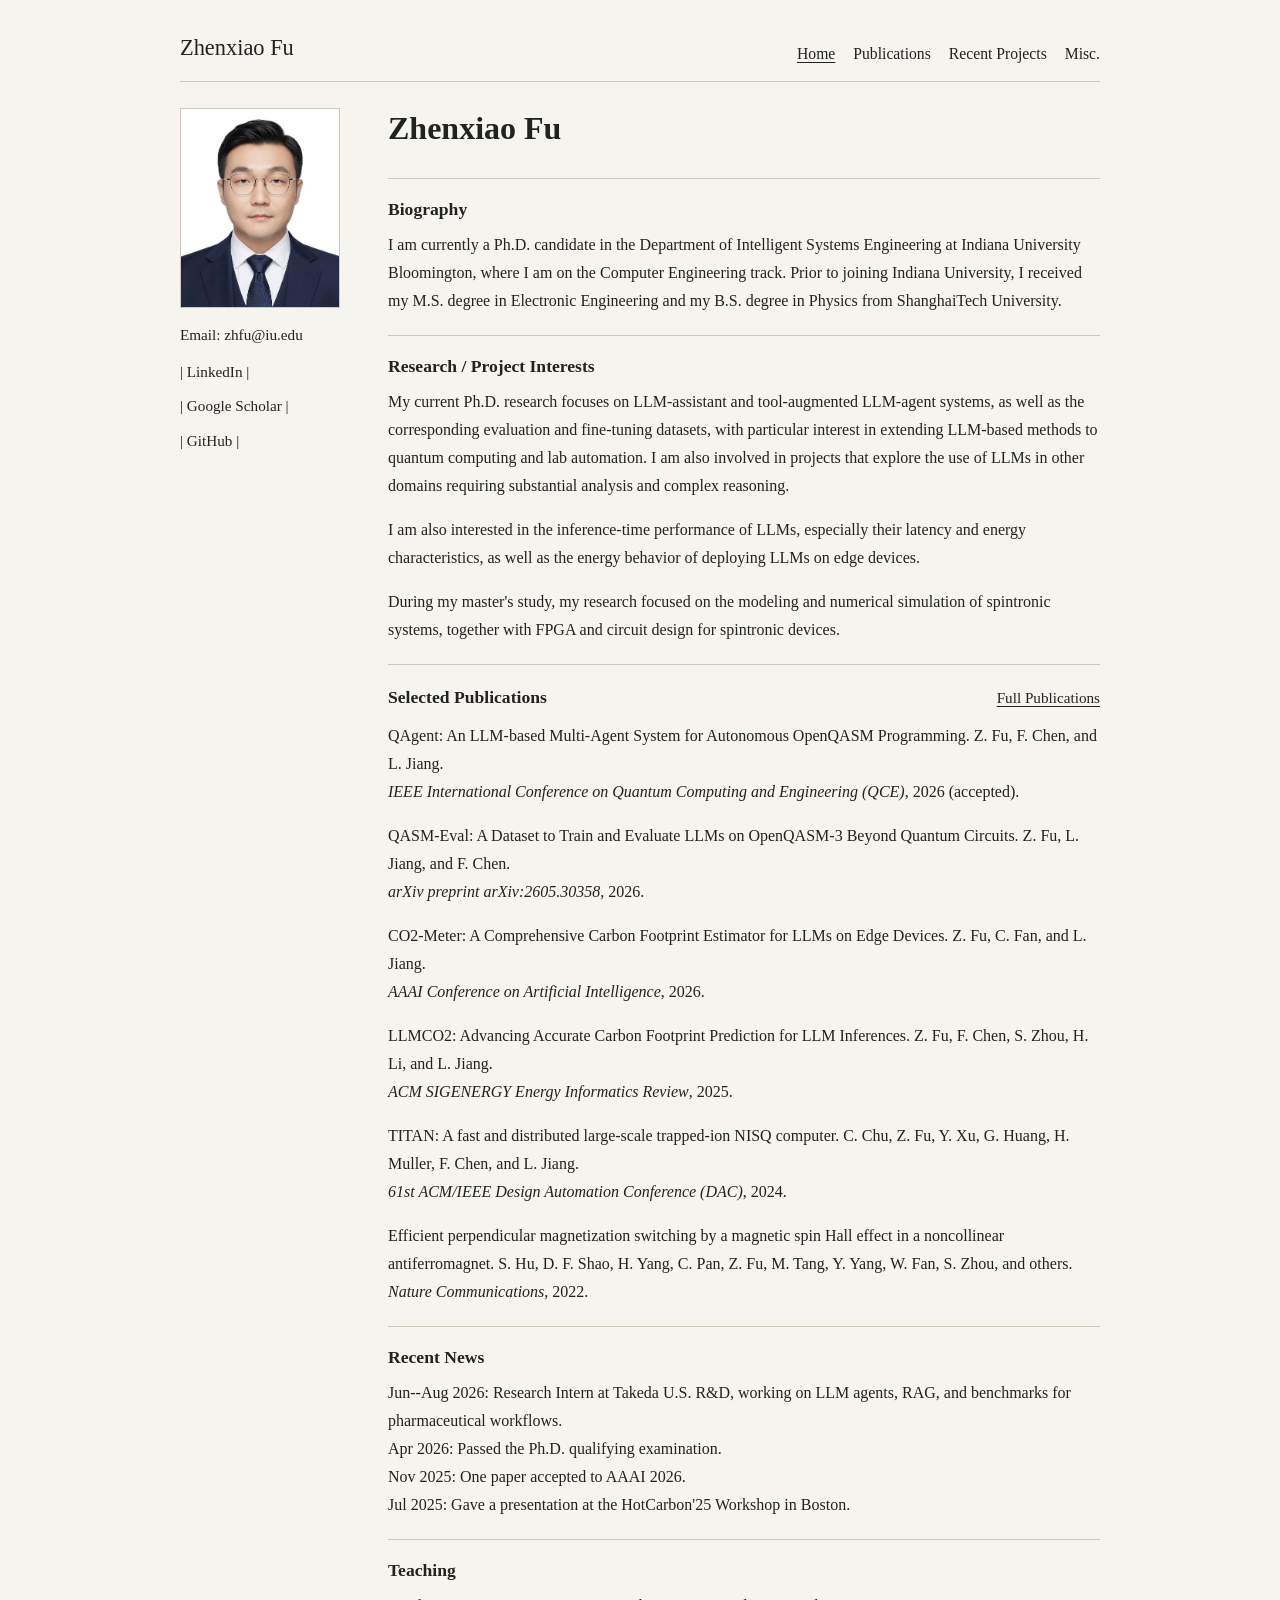
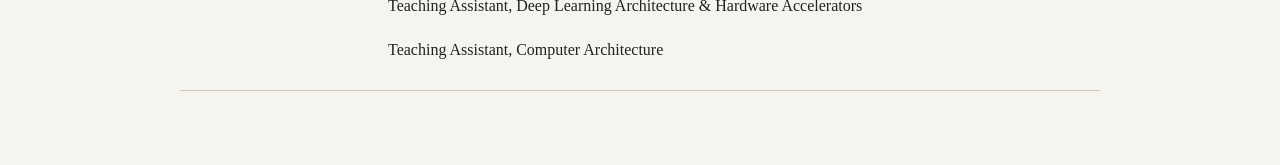
<file: index.html>
<!DOCTYPE html>
<html lang="en">
  <head>
    <meta charset="UTF-8" />
    <meta name="viewport" content="width=device-width, initial-scale=1.0" />
    <title>Zhenxiao Fu</title>
    <meta
      name="description"
      content="Minimal academic personal homepage."
    />
    <link rel="stylesheet" href="styles.css" />
  </head>
  <body>
    <div class="site">
      <header class="site-header">
        <a class="site-title" href="index.html">Zhenxiao Fu</a>
        <nav class="site-nav" aria-label="Primary">
          <a href="index.html" aria-current="page">Home</a>
          <a href="publications.html">Publications</a>
          <a href="projects.html">Recent Projects</a>
          <a href="misc.html">Misc.</a>
        </nav>
      </header>

      <main class="section">
        <div class="home-grid">
          <aside class="photo-column">
            <img
              class="profile-photo"
              src="figs/不神秘5.jpeg"
              alt="Portrait of Zhenxiao Fu"
            />
            <div class="profile-links">
              <p class="profile-email">Email: zhfu@iu.edu</p>
              <a
                href="https://www.linkedin.com/in/zhenxiao-fu-451113296/"
                class="profile-link-pill"
                target="_blank"
                rel="noopener noreferrer"
              >LinkedIn</a>
              <a
                href="https://scholar.google.com/citations?user=4xBmO2kAAAAJ&hl=en"
                class="profile-link-pill"
                target="_blank"
                rel="noopener noreferrer"
              >Google Scholar</a>
              <a
                href="https://github.com/fuzhenxiao/"
                class="profile-link-pill"
                target="_blank"
                rel="noopener noreferrer"
              >GitHub</a>
            </div>
          </aside>

          <div class="content-column">
            <section class="text-block">
              <h1>Zhenxiao Fu</h1>
            </section>

            <section class="text-block">
              <h2>Biography</h2>
              <p>
                I am currently a Ph.D. candidate in the Department of Intelligent
                Systems Engineering at Indiana University Bloomington, where I
                am on the Computer Engineering track. Prior to joining Indiana
                University, I received my M.S. degree in Electronic Engineering
                and my B.S. degree in Physics from ShanghaiTech University.
              </p>
            </section>

            <section class="text-block">
              <h2>Research / Project Interests</h2>
              <p>
                My current Ph.D. research focuses on LLM-assistant and
                tool-augmented LLM-agent systems, as well as the corresponding
                evaluation and fine-tuning datasets, with particular interest in
                extending LLM-based methods to quantum computing and lab
                automation. I am also involved in projects that explore the use of
                LLMs in other domains requiring substantial analysis and complex
                reasoning.
              </p>
              <p class="spaced-paragraph">
                I am also interested in the inference-time performance of LLMs,
                especially their latency and energy characteristics, as well as
                the energy behavior of deploying LLMs on edge devices.
              </p>
              <p class="spaced-paragraph">
                During my master's study, my research focused on the modeling
                and numerical simulation of spintronic systems, together with
                FPGA and circuit design for spintronic devices.
              </p>
            </section>

            <section class="text-block">
              <div class="section-heading">
                <h2>Selected Publications</h2>
                <a href="publications.html">Full Publications</a>
              </div>
              <p>
                QAgent: An LLM-based Multi-Agent System for Autonomous OpenQASM Programming.
                Z. Fu, F. Chen, and L. Jiang.<br />
                <em>IEEE International Conference on Quantum Computing and Engineering (QCE)</em>, 2026 (accepted).
              </p>
              <p class="spaced-paragraph">
                QASM-Eval: A Dataset to Train and Evaluate LLMs on OpenQASM-3 Beyond Quantum Circuits.
                Z. Fu, L. Jiang, and F. Chen.<br />
                <em>arXiv preprint arXiv:2605.30358</em>, 2026.
              </p>
              <p class="spaced-paragraph">
                CO2-Meter: A Comprehensive Carbon Footprint Estimator for LLMs on Edge Devices.
                Z. Fu, C. Fan, and L. Jiang.<br />
                <em>AAAI Conference on Artificial Intelligence</em>, 2026.
              </p>
              <p class="spaced-paragraph">
                LLMCO2: Advancing Accurate Carbon Footprint Prediction for LLM Inferences.
                Z. Fu, F. Chen, S. Zhou, H. Li, and L. Jiang.<br />
                <em>ACM SIGENERGY Energy Informatics Review</em>, 2025.
              </p>
              <p class="spaced-paragraph">
                TITAN: A fast and distributed large-scale trapped-ion NISQ computer.
                C. Chu, Z. Fu, Y. Xu, G. Huang, H. Muller, F. Chen, and L. Jiang.<br />
                <em>61st ACM/IEEE Design Automation Conference (DAC)</em>, 2024.
              </p>
              <p class="spaced-paragraph">
                Efficient perpendicular magnetization switching by a magnetic spin Hall effect in a noncollinear antiferromagnet.
                S. Hu, D. F. Shao, H. Yang, C. Pan, Z. Fu, M. Tang, Y. Yang, W. Fan, S. Zhou, and others.<br />
                <em>Nature Communications</em>, 2022.
              </p>
            </section>

            <section class="text-block">
              <h2>Recent News</h2>
              <p>
                Jun--Aug 2026: Research Intern at Takeda U.S. R&amp;D, working on LLM agents, RAG, and benchmarks for pharmaceutical workflows.<br />
                Apr 2026: Passed the Ph.D. qualifying examination.<br />
                Nov 2025: One paper accepted to AAAI 2026.<br />
                Jul 2025: Gave a presentation at the HotCarbon'25 Workshop in Boston.
              </p>
            </section>

            <section class="text-block">
              <h2>Teaching</h2>
              <p>
                Teaching Assistant, Deep Learning Architecture &amp; Hardware Accelerators
              </p>
              <p class="spaced-paragraph">
                Teaching Assistant, Computer Architecture
              </p>
            </section>
          </div>
        </div>
      </main>


      <div class="visitor-map">
        <script
          type="text/javascript"
          id="mapmyvisitors"
          src="//mapmyvisitors.com/map.js?d=ItuX2UWrCDch59rBP22GbxZXMTJtLNoC8rT4IF0FkDU&cl=ffffff&w=160"
        ></script>
      </div>

    </div>
  </body>
</html>
</file>
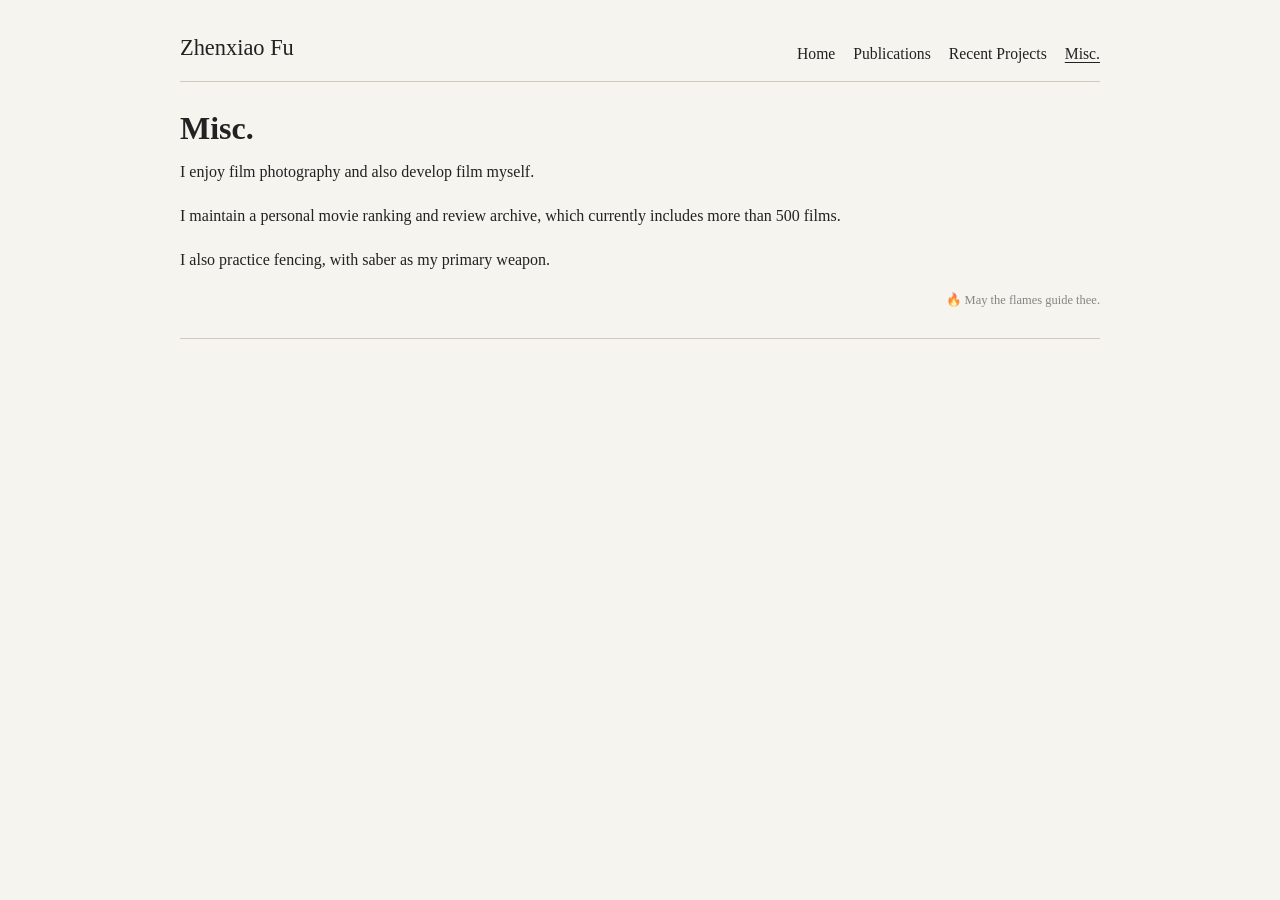
<file: misc.html>
<!DOCTYPE html>
<html lang="en">
  <head>
    <meta charset="UTF-8" />
    <meta name="viewport" content="width=device-width, initial-scale=1.0" />
    <title>Misc. | Zhenxiao Fu</title>
    <meta name="description" content="Miscellaneous page for Zhenxiao Fu." />
    <link rel="stylesheet" href="styles.css" />
  </head>
  <body>
    <div class="site">
      <header class="site-header">
        <a class="site-title" href="index.html">Zhenxiao Fu</a>
        <nav class="site-nav" aria-label="Primary">
          <a href="index.html">Home</a>
          <a href="publications.html">Publications</a>
          <a href="projects.html">Recent Projects</a>
          <a href="misc.html" aria-current="page">Misc.</a>
        </nav>
      </header>

      <main class="section">
        <div class="single-column">
          <h1>Misc.</h1>
          <p>
            I enjoy film photography and also develop film myself.
          </p>
          <p>
            I maintain a personal movie ranking and review archive, which
            currently includes more than 500 films.
          </p>
          <p>
            I also practice fencing, with saber as my primary weapon.
          </p>
          <p class="misc-quote">&#x1F525; May the flames guide thee.</p>
        </div>
      </main>
    </div>
  </body>
</html>
</file>
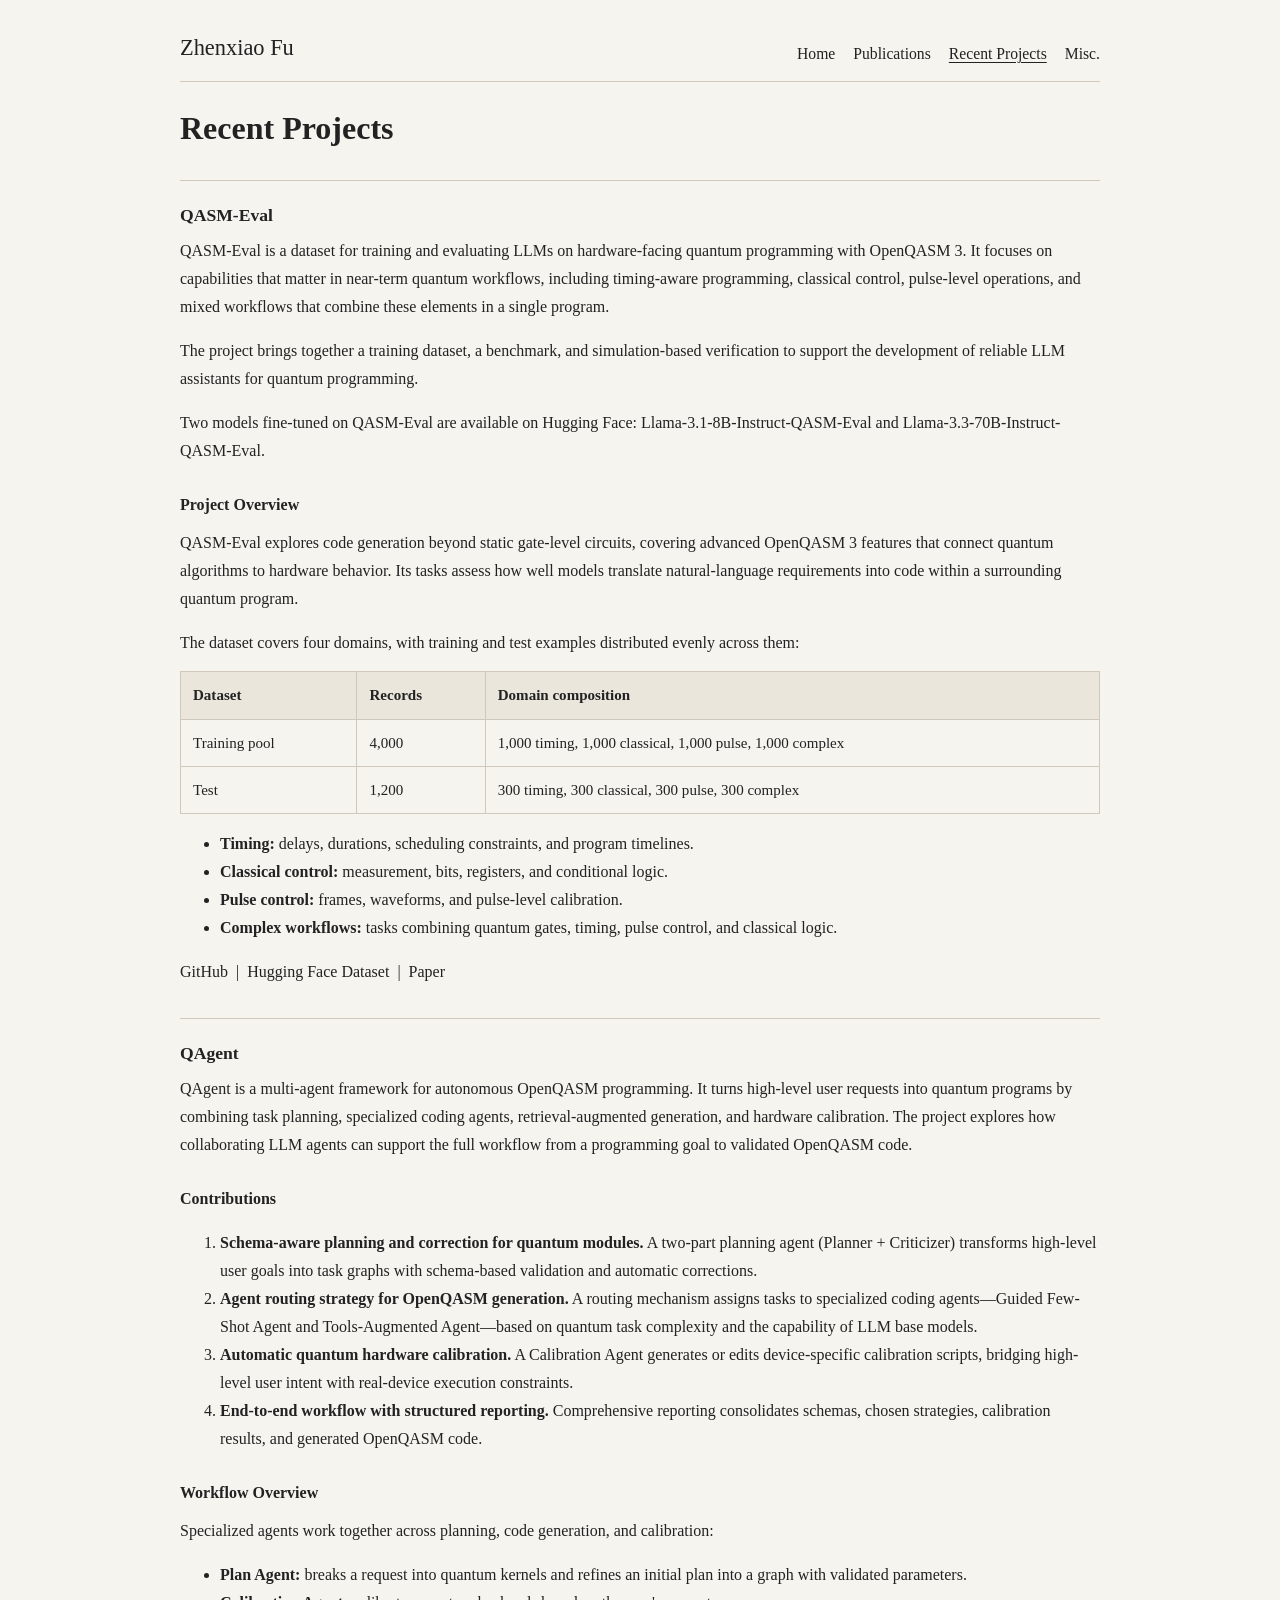
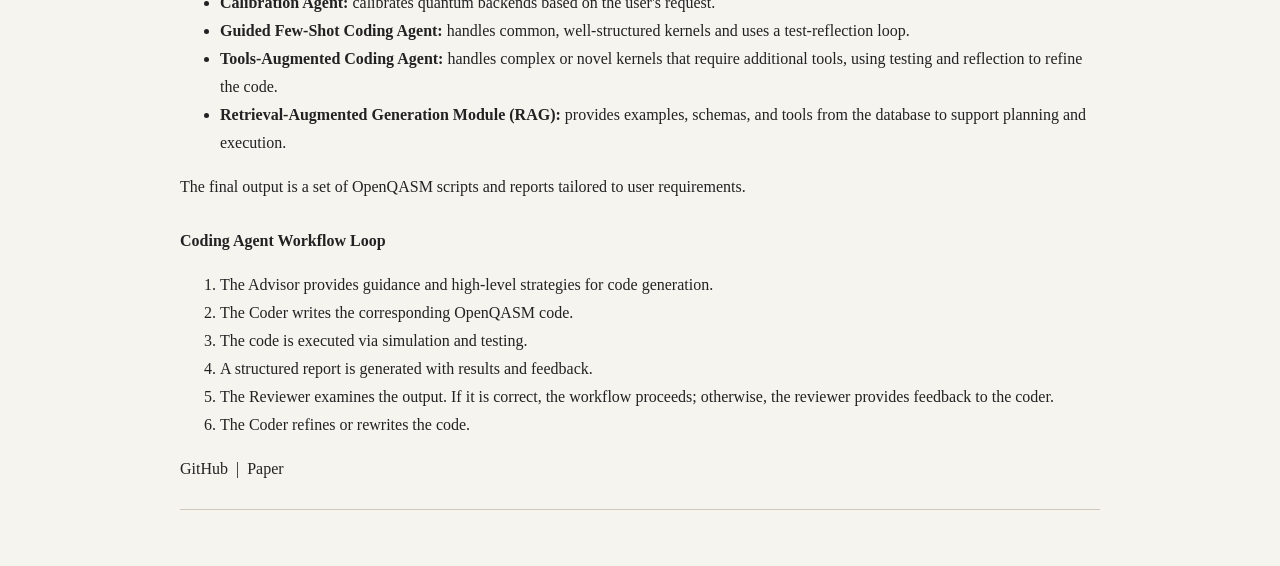
<file: projects.html>
<!DOCTYPE html>
<html lang="en">
  <head>
    <meta charset="UTF-8" />
    <meta name="viewport" content="width=device-width, initial-scale=1.0" />
    <title>Recent Projects | Zhenxiao Fu</title>
    <meta name="description" content="Recent projects by Zhenxiao Fu." />
    <link rel="stylesheet" href="styles.css" />
  </head>
  <body>
    <div class="site">
      <header class="site-header">
        <a class="site-title" href="index.html">Zhenxiao Fu</a>
        <nav class="site-nav" aria-label="Primary">
          <a href="index.html">Home</a>
          <a href="publications.html">Publications</a>
          <a href="projects.html" aria-current="page">Recent Projects</a>
          <a href="misc.html">Misc.</a>
        </nav>
      </header>

      <main class="section">
        <div class="single-column">
          <h1>Recent Projects</h1>
          <h2 class="project-heading">QASM-Eval</h2>
          <p>
            QASM-Eval is a dataset for training and evaluating LLMs on
            hardware-facing quantum programming with OpenQASM 3. It focuses on capabilities
            that matter in near-term quantum workflows, including timing-aware
            programming, classical control, pulse-level operations, and mixed
            workflows that combine these elements in a single program.
          </p>
          <p class="spaced-paragraph">
            The project brings together a training dataset, a benchmark, and
            simulation-based verification to support the development of reliable
            LLM assistants for quantum programming.
          </p>
          <p class="spaced-paragraph">
            Two models fine-tuned on QASM-Eval are available on Hugging Face:
            <a href="https://huggingface.co/AnonymousORG01/Llama-3.1-8B-Instruct-QASM-Eval" target="_blank" rel="noopener noreferrer">Llama-3.1-8B-Instruct-QASM-Eval</a>
            and
            <a href="https://huggingface.co/AnonymousORG01/Llama-3.3-70B-Instruct-QASM-Eval" target="_blank" rel="noopener noreferrer">Llama-3.3-70B-Instruct-QASM-Eval</a>.
          </p>
          <h3>Project Overview</h3>
          <p>
            QASM-Eval explores code generation beyond static gate-level circuits,
            covering advanced OpenQASM 3 features that connect quantum algorithms
            to hardware behavior. Its tasks assess how well models translate
            natural-language requirements into code within a surrounding quantum
            program.
          </p>
          <p class="spaced-paragraph">
            The dataset covers four domains, with training and test examples
            distributed evenly across them:
          </p>
          <table class="readme-table">
            <thead>
              <tr>
                <th>Dataset</th>
                <th>Records</th>
                <th>Domain composition</th>
              </tr>
            </thead>
            <tbody>
              <tr>
                <td>Training pool</td>
                <td>4,000</td>
                <td>1,000 timing, 1,000 classical, 1,000 pulse, 1,000 complex</td>
              </tr>
              <tr>
                <td>Test</td>
                <td>1,200</td>
                <td>300 timing, 300 classical, 300 pulse, 300 complex</td>
              </tr>
            </tbody>
          </table>
          <ul>
            <li><strong>Timing:</strong> delays, durations, scheduling constraints, and program timelines.</li>
            <li><strong>Classical control:</strong> measurement, bits, registers, and conditional logic.</li>
            <li><strong>Pulse control:</strong> frames, waveforms, and pulse-level calibration.</li>
            <li><strong>Complex workflows:</strong> tasks combining quantum gates, timing, pulse control, and classical logic.</li>
          </ul>
          <p class="spaced-paragraph">
            <a
              href="https://github.com/fuzhenxiao/QASM-Eval"
              target="_blank"
              rel="noopener noreferrer"
            >GitHub</a>
            &nbsp;|&nbsp;
            <a
              href="https://huggingface.co/datasets/AnonymousORG01/QASM-Eval"
              target="_blank"
              rel="noopener noreferrer"
            >Hugging Face Dataset</a>
            &nbsp;|&nbsp;
            <a
              href="https://arxiv.org/abs/2605.30358"
              target="_blank"
              rel="noopener noreferrer"
            >Paper</a>
          </p>

          <h2 class="project-heading">QAgent</h2>
          <p>
            QAgent is a multi-agent framework for autonomous OpenQASM programming.
            It turns high-level user requests into quantum programs by combining
            task planning, specialized coding agents, retrieval-augmented generation,
            and hardware calibration. The project explores how collaborating LLM
            agents can support the full workflow from a programming goal to
            validated OpenQASM code.
          </p>
          <h3>Contributions</h3>
          <ol>
            <li><strong>Schema-aware planning and correction for quantum modules.</strong> A two-part planning agent (Planner + Criticizer) transforms high-level user goals into task graphs with schema-based validation and automatic corrections.</li>
            <li><strong>Agent routing strategy for OpenQASM generation.</strong> A routing mechanism assigns tasks to specialized coding agents&mdash;Guided Few-Shot Agent and Tools-Augmented Agent&mdash;based on quantum task complexity and the capability of LLM base models.</li>
            <li><strong>Automatic quantum hardware calibration.</strong> A Calibration Agent generates or edits device-specific calibration scripts, bridging high-level user intent with real-device execution constraints.</li>
            <li><strong>End-to-end workflow with structured reporting.</strong> Comprehensive reporting consolidates schemas, chosen strategies, calibration results, and generated OpenQASM code.</li>
          </ol>
          <h3>Workflow Overview</h3>
          <p>Specialized agents work together across planning, code generation, and calibration:</p>
          <ul>
            <li><strong>Plan Agent:</strong> breaks a request into quantum kernels and refines an initial plan into a graph with validated parameters.</li>
            <li><strong>Calibration Agent:</strong> calibrates quantum backends based on the user's request.</li>
            <li><strong>Guided Few-Shot Coding Agent:</strong> handles common, well-structured kernels and uses a test-reflection loop.</li>
            <li><strong>Tools-Augmented Coding Agent:</strong> handles complex or novel kernels that require additional tools, using testing and reflection to refine the code.</li>
            <li><strong>Retrieval-Augmented Generation Module (RAG):</strong> provides examples, schemas, and tools from the database to support planning and execution.</li>
          </ul>
          <p class="spaced-paragraph">
            The final output is a set of OpenQASM scripts and reports tailored to
            user requirements.
          </p>
          <h3>Coding Agent Workflow Loop</h3>
          <ol>
            <li>The Advisor provides guidance and high-level strategies for code generation.</li>
            <li>The Coder writes the corresponding OpenQASM code.</li>
            <li>The code is executed via simulation and testing.</li>
            <li>A structured report is generated with results and feedback.</li>
            <li>The Reviewer examines the output. If it is correct, the workflow proceeds; otherwise, the reviewer provides feedback to the coder.</li>
            <li>The Coder refines or rewrites the code.</li>
          </ol>
          <p class="spaced-paragraph">
            <a
              href="https://github.com/fuzhenxiao/QAgent"
              target="_blank"
              rel="noopener noreferrer"
            >GitHub</a>
            &nbsp;|&nbsp;
            <a
              href="https://arxiv.org/abs/2508.20134"
              target="_blank"
              rel="noopener noreferrer"
            >Paper</a>
          </p>

        </div>
      </main>
    </div>
  </body>
</html>
</file>
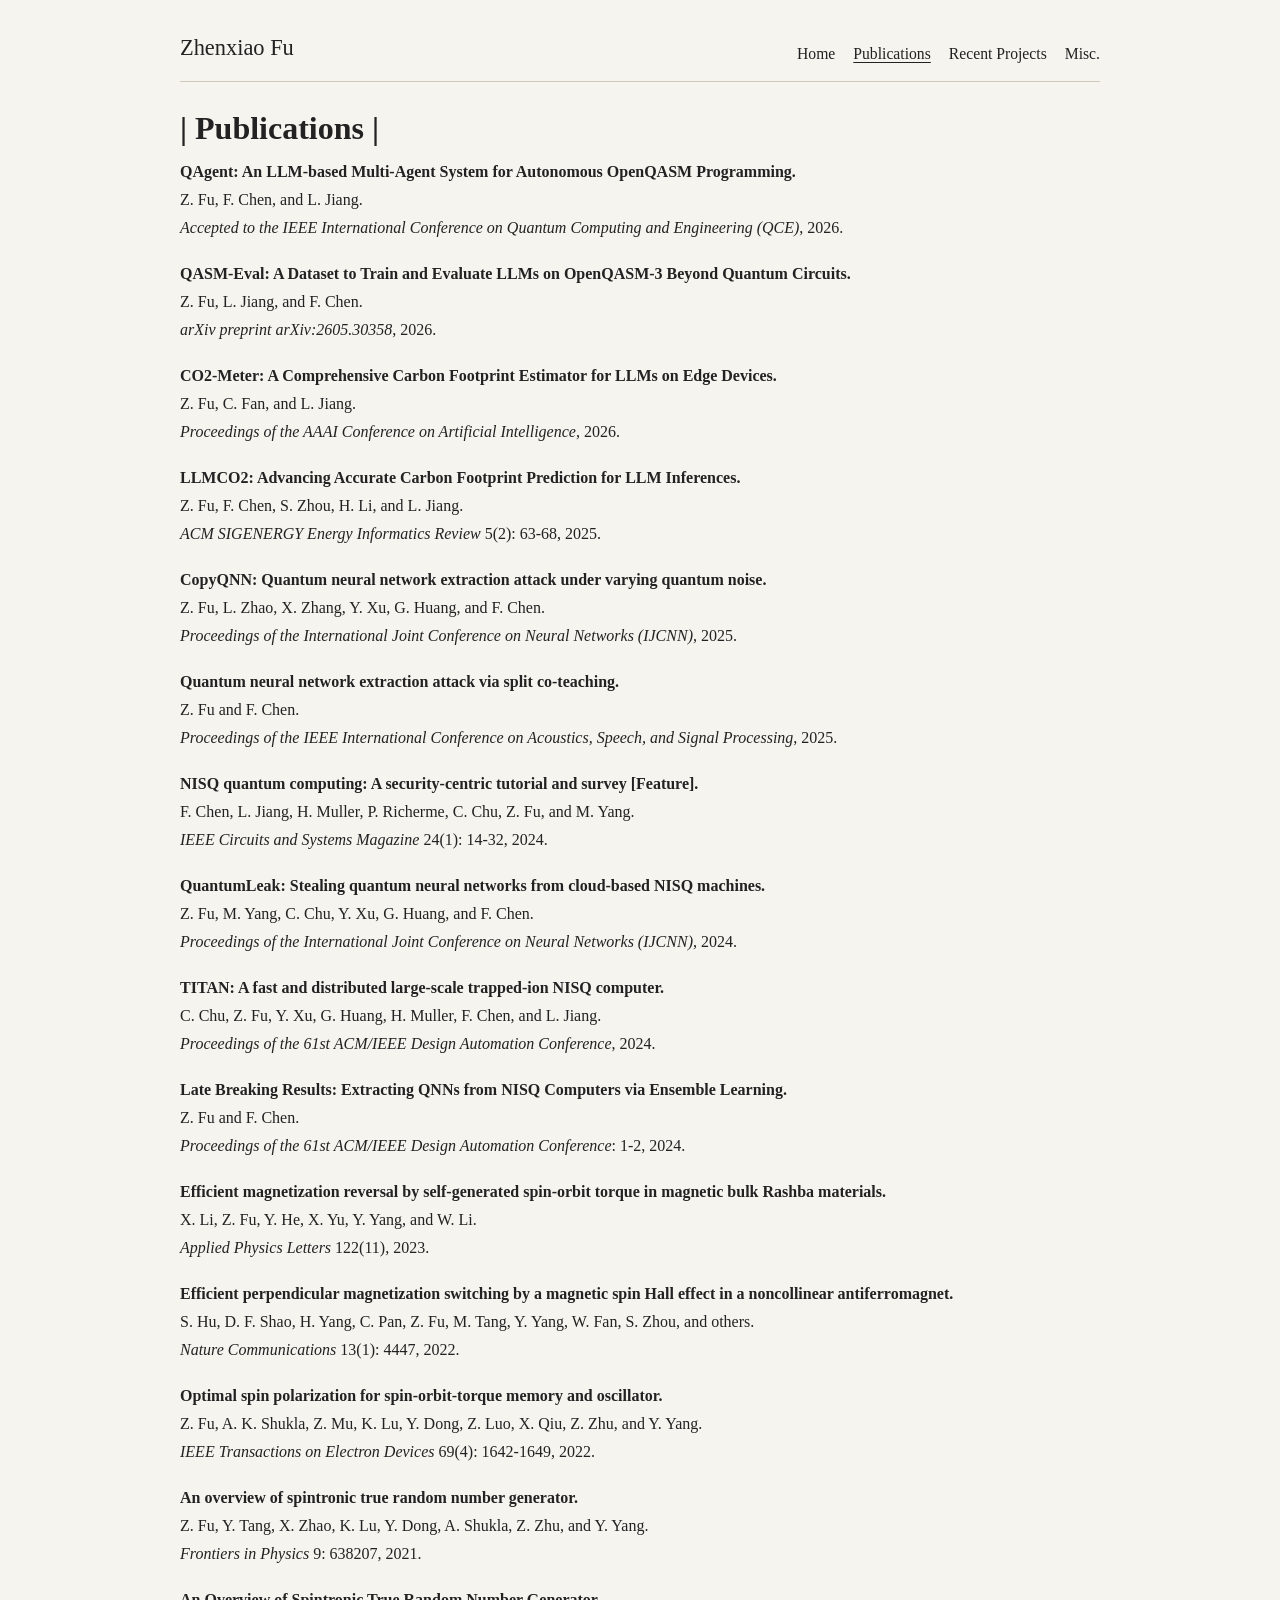
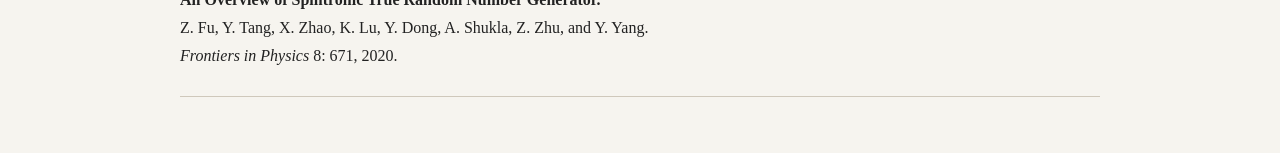
<file: publications.html>
<!DOCTYPE html>
<html lang="en">
  <head>
    <meta charset="UTF-8" />
    <meta name="viewport" content="width=device-width, initial-scale=1.0" />
    <title>Publications | Zhenxiao Fu</title>
    <meta
      name="description"
      content="Publications page for Zhenxiao Fu."
    />
    <link rel="stylesheet" href="styles.css" />
  </head>
  <body>
    <div class="site">
      <header class="site-header">
        <a class="site-title" href="index.html">Zhenxiao Fu</a>
        <nav class="site-nav" aria-label="Primary">
          <a href="index.html">Home</a>
          <a href="publications.html" aria-current="page">Publications</a>
          <a href="projects.html">Recent Projects</a>
          <a href="misc.html">Misc.</a>
        </nav>
      </header>

      <main class="section">
        <div class="single-column">
          <h1>
            <a
              href="https://scholar.google.com/citations?user=4xBmO2kAAAAJ&hl=en"
              class="title-link-pill"
              target="_blank"
              rel="noopener noreferrer"
            >Publications</a>
          </h1>
          <p class="publication-entry">
            <strong>QAgent: An LLM-based Multi-Agent System for Autonomous OpenQASM Programming.</strong><br />
            Z. Fu, F. Chen, and L. Jiang.<br />
            <em>Accepted to the IEEE International Conference on Quantum Computing and Engineering (QCE)</em>, 2026.
          </p>
          <p class="publication-entry">
            <strong>QASM-Eval: A Dataset to Train and Evaluate LLMs on OpenQASM-3 Beyond Quantum Circuits.</strong><br />
            Z. Fu, L. Jiang, and F. Chen.<br />
            <em>arXiv preprint arXiv:2605.30358</em>, 2026.
          </p>
          <p class="publication-entry">
            <strong>CO2-Meter: A Comprehensive Carbon Footprint Estimator for LLMs on Edge Devices.</strong><br />
            Z. Fu, C. Fan, and L. Jiang.<br />
            <em>Proceedings of the AAAI Conference on Artificial Intelligence</em>, 2026.
          </p>
          <p class="publication-entry">
            <strong>LLMCO2: Advancing Accurate Carbon Footprint Prediction for LLM Inferences.</strong><br />
            Z. Fu, F. Chen, S. Zhou, H. Li, and L. Jiang.<br />
            <em>ACM SIGENERGY Energy Informatics Review</em> 5(2): 63-68, 2025.
          </p>
          <p class="publication-entry">
            <strong>CopyQNN: Quantum neural network extraction attack under varying quantum noise.</strong><br />
            Z. Fu, L. Zhao, X. Zhang, Y. Xu, G. Huang, and F. Chen.<br />
            <em>Proceedings of the International Joint Conference on Neural Networks (IJCNN)</em>, 2025.
          </p>
          <p class="publication-entry">
            <strong>Quantum neural network extraction attack via split co-teaching.</strong><br />
            Z. Fu and F. Chen.<br />
            <em>Proceedings of the IEEE International Conference on Acoustics, Speech, and Signal Processing</em>, 2025.
          </p>
          <p class="publication-entry">
            <strong>NISQ quantum computing: A security-centric tutorial and survey [Feature].</strong><br />
            F. Chen, L. Jiang, H. Muller, P. Richerme, C. Chu, Z. Fu, and M. Yang.<br />
            <em>IEEE Circuits and Systems Magazine</em> 24(1): 14-32, 2024.
          </p>
          <p class="publication-entry">
            <strong>QuantumLeak: Stealing quantum neural networks from cloud-based NISQ machines.</strong><br />
            Z. Fu, M. Yang, C. Chu, Y. Xu, G. Huang, and F. Chen.<br />
            <em>Proceedings of the International Joint Conference on Neural Networks (IJCNN)</em>, 2024.
          </p>
          <p class="publication-entry">
            <strong>TITAN: A fast and distributed large-scale trapped-ion NISQ computer.</strong><br />
            C. Chu, Z. Fu, Y. Xu, G. Huang, H. Muller, F. Chen, and L. Jiang.<br />
            <em>Proceedings of the 61st ACM/IEEE Design Automation Conference</em>, 2024.
          </p>
          <p class="publication-entry">
            <strong>Late Breaking Results: Extracting QNNs from NISQ Computers via Ensemble Learning.</strong><br />
            Z. Fu and F. Chen.<br />
            <em>Proceedings of the 61st ACM/IEEE Design Automation Conference</em>: 1-2, 2024.
          </p>
          <p class="publication-entry">
            <strong>Efficient magnetization reversal by self-generated spin-orbit torque in magnetic bulk Rashba materials.</strong><br />
            X. Li, Z. Fu, Y. He, X. Yu, Y. Yang, and W. Li.<br />
            <em>Applied Physics Letters</em> 122(11), 2023.
          </p>
          <p class="publication-entry">
            <strong>Efficient perpendicular magnetization switching by a magnetic spin Hall effect in a noncollinear antiferromagnet.</strong><br />
            S. Hu, D. F. Shao, H. Yang, C. Pan, Z. Fu, M. Tang, Y. Yang, W. Fan, S. Zhou, and others.<br />
            <em>Nature Communications</em> 13(1): 4447, 2022.
          </p>
          <p class="publication-entry">
            <strong>Optimal spin polarization for spin-orbit-torque memory and oscillator.</strong><br />
            Z. Fu, A. K. Shukla, Z. Mu, K. Lu, Y. Dong, Z. Luo, X. Qiu, Z. Zhu, and Y. Yang.<br />
            <em>IEEE Transactions on Electron Devices</em> 69(4): 1642-1649, 2022.
          </p>
          <p class="publication-entry">
            <strong>An overview of spintronic true random number generator.</strong><br />
            Z. Fu, Y. Tang, X. Zhao, K. Lu, Y. Dong, A. Shukla, Z. Zhu, and Y. Yang.<br />
            <em>Frontiers in Physics</em> 9: 638207, 2021.
          </p>
          <p class="publication-entry">
            <strong>An Overview of Spintronic True Random Number Generator.</strong><br />
            Z. Fu, Y. Tang, X. Zhao, K. Lu, Y. Dong, A. Shukla, Z. Zhu, and Y. Yang.<br />
            <em>Frontiers in Physics</em> 8: 671, 2020.
          </p>
        </div>
      </main>
    </div>
  </body>
</html>
</file>
<file: styles.css>
:root {
  --bg: #f6f4ef;
  --text: #222222;
  --muted: #666666;
  --line: #cfc8bb;
}

* {
  box-sizing: border-box;
}

html {
  scroll-behavior: smooth;
}

body {
  margin: 0;
  background: var(--bg);
  color: var(--text);
  font-family: Georgia, "Times New Roman", serif;
  line-height: 1.75;
}

a {
  color: inherit;
  text-decoration: none;
}

a:hover {
  text-decoration: underline;
}

.site {
  width: min(920px, calc(100% - 32px));
  margin: 0 auto;
  padding: 28px 0 56px;
}

.site-header {
  display: flex;
  justify-content: space-between;
  align-items: end;
  gap: 20px;
  padding-bottom: 14px;
  border-bottom: 1px solid var(--line);
}

.site-title {
  font-size: 1.4rem;
  color: inherit;
}

.site-nav {
  display: flex;
  gap: 18px;
  font-size: 0.98rem;
}

.site-nav a[aria-current="page"] {
  text-decoration: underline;
  text-underline-offset: 0.18em;
}

.section {
  padding: 26px 0;
  border-bottom: 1px solid var(--line);
}

.home-grid {
  display: grid;
  grid-template-columns: 180px 1fr;
  gap: 28px;
  align-items: start;
}

.photo-column {
  position: sticky;
  top: 24px;
}

.profile-photo {
  width: 160px;
  aspect-ratio: 4 / 5;
  border: 1px solid var(--line);
  display: block;
  object-fit: cover;
  background: #ebe6dc;
}

.profile-links {
  display: grid;
  gap: 8px;
  width: 160px;
  margin-top: 14px;
  font-size: 0.95rem;
}

.profile-email {
  margin: 0 0 2px;
}

.profile-links a {
  display: inline-block;
  width: fit-content;
}

.profile-link-pill::before {
  content: "| ";
}

.profile-link-pill::after {
  content: " |";
}

.title-link-pill::before {
  content: "| ";
}

.title-link-pill::after {
  content: " |";
}

.content-column,
.single-column {
  min-width: 0;
}

.text-block {
  padding-bottom: 20px;
  margin-bottom: 20px;
  border-bottom: 1px solid var(--line);
}

.text-block:last-child {
  padding-bottom: 0;
  margin-bottom: 0;
  border-bottom: 0;
}

.section-heading {
  display: flex;
  justify-content: space-between;
  align-items: baseline;
  gap: 16px;
  margin-bottom: 10px;
}

.section-heading h2 {
  margin-bottom: 0;
}

.section-heading a {
  font-size: 0.95rem;
  text-decoration: underline;
  text-underline-offset: 0.18em;
}

h1,
h2 {
  margin: 0 0 10px;
  font-weight: 600;
  line-height: 1.25;
}

h1 {
  font-size: 2rem;
}

h2 {
  font-size: 1.1rem;
}

p {
  margin: 0;
}

.lead {
  color: var(--muted);
  margin-bottom: 12px;
}

.single-column p + p {
  margin-top: 16px;
}

.spaced-paragraph {
  margin-top: 16px;
}

.publication-entry + .publication-entry {
  margin-top: 18px;
}

.project-heading {
  margin-top: 32px;
  padding-top: 24px;
  border-top: 1px solid var(--line);
}

.single-column h3 {
  margin: 26px 0 10px;
  font-size: 1rem;
}

.readme-table {
  width: 100%;
  margin: 14px 0;
  border-collapse: collapse;
  font-size: 0.94rem;
}

.readme-table th,
.readme-table td {
  padding: 10px 12px;
  border: 1px solid var(--line);
  text-align: left;
  vertical-align: top;
}

.readme-table th {
  font-weight: 600;
  background: #ebe6dc;
}

.misc-quote {
  margin-top: 28px;
  text-align: right;
  color: var(--muted);
  font-size: 0.78rem;
  opacity: 0.78;
}

.visitor-map {
  display: flex;
  justify-content: center;
  width: 160px;
  max-width: 100%;
  margin: 18px auto 0;
  overflow: hidden;
}

.visitor-map img,
.visitor-map iframe {
  display: block;
  max-width: 100%;
}

@media (max-width: 700px) {
  .site-header,
  .home-grid {
    display: block;
  }

  .site-nav {
    margin-top: 10px;
    flex-wrap: wrap;
  }

  .photo-column {
    position: static;
    margin-bottom: 22px;
  }

  .profile-photo,
  .profile-links,
  .visitor-map {
    width: 140px;
  }

  .readme-table {
    overflow-x: auto;
  }

  .readme-table {
    min-width: 620px;
  }
}
</file>
